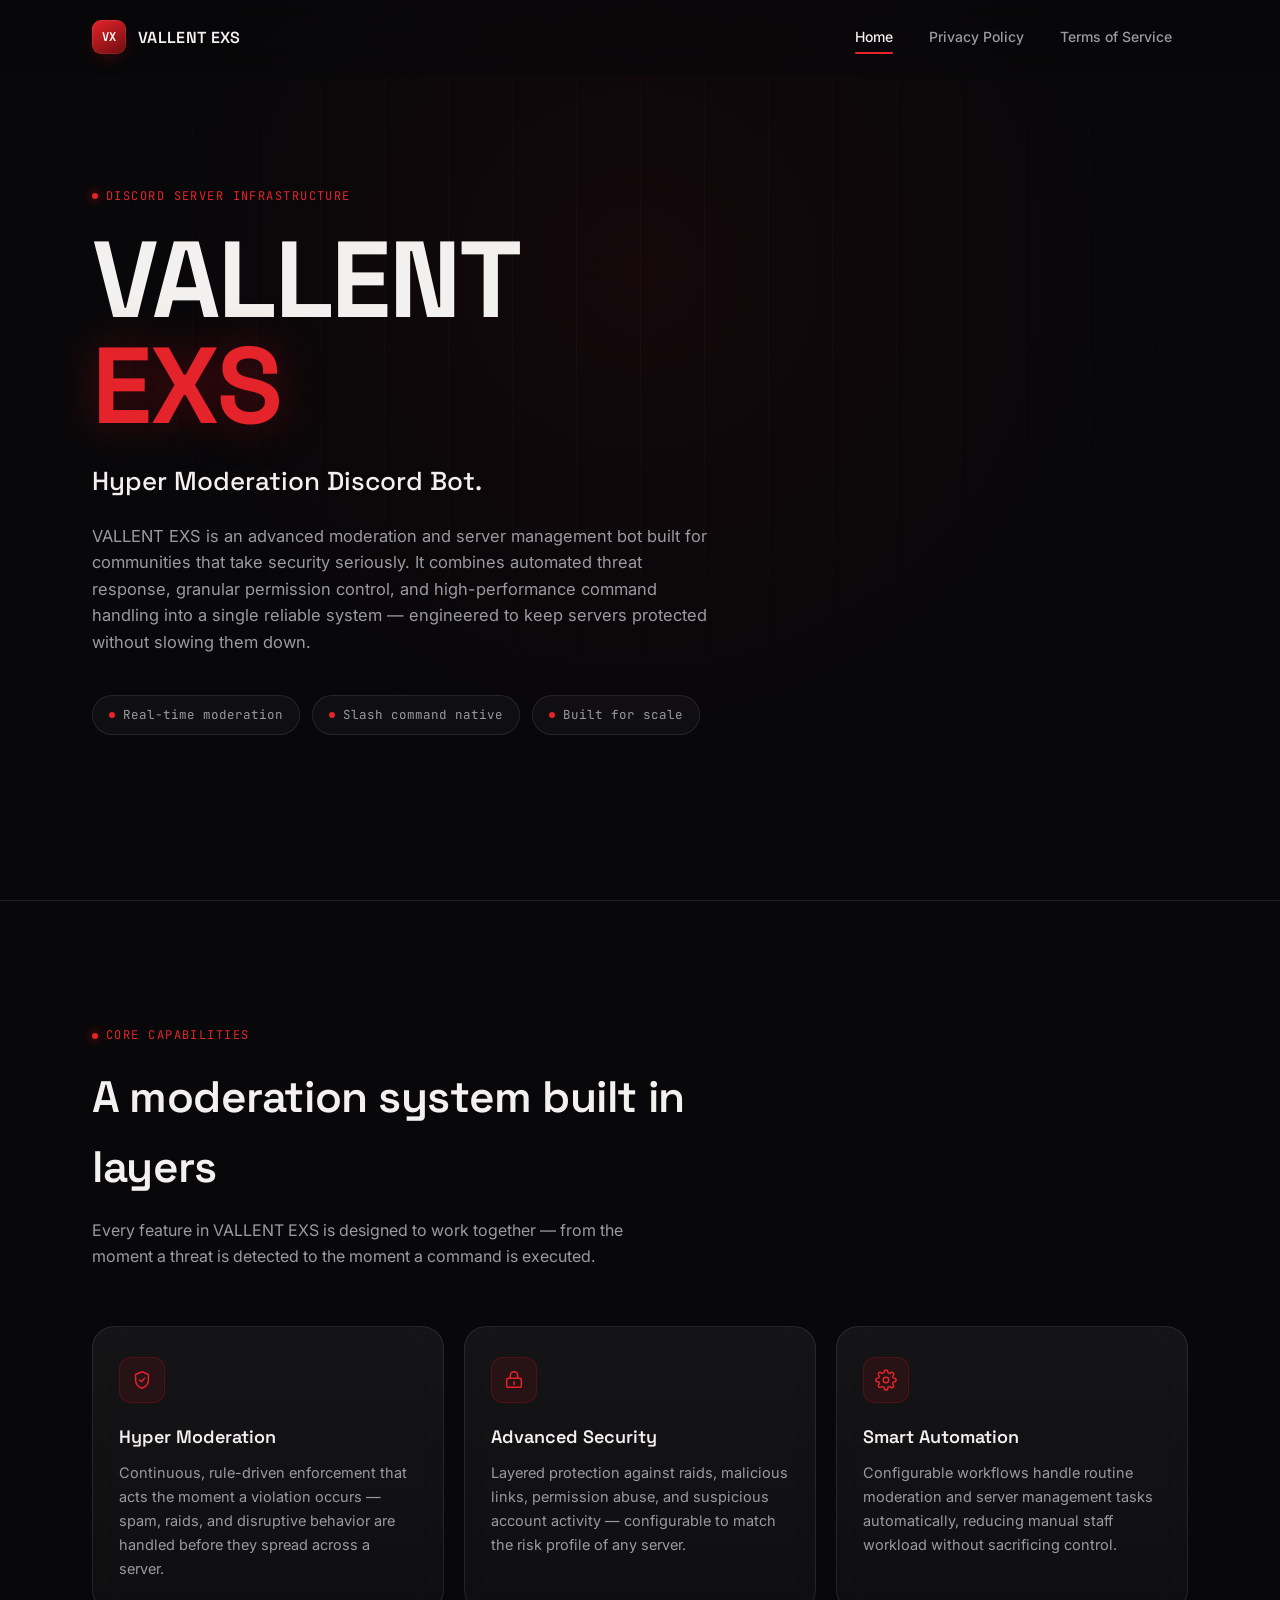
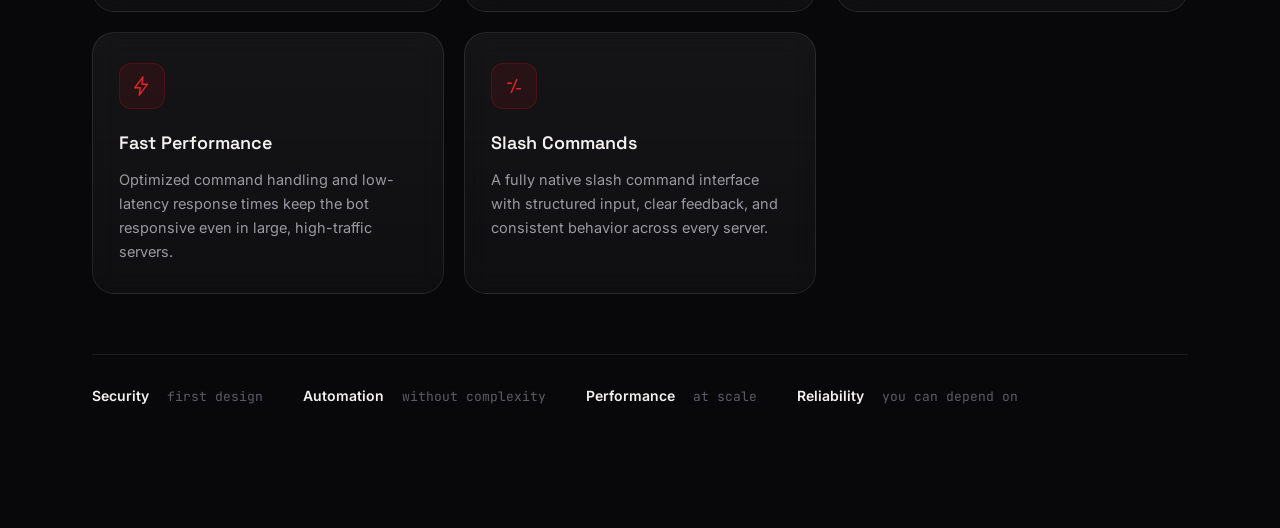
<file: index.html>
<!DOCTYPE html>
<html lang="en">
<head>
  <meta charset="UTF-8" />
  <meta name="viewport" content="width=device-width, initial-scale=1.0" />
  <title>VALLENT EXS — Hyper Moderation Discord Bot</title>
  <meta name="description" content="VALLENT EXS is an advanced Discord moderation and server management bot focused on security, automation, performance, and reliability." />
  <link rel="icon" href="data:image/svg+xml,<svg xmlns=%22http://www.w3.org/2000/svg%22 viewBox=%220 0 100 100%22><rect width=%22100%22 height=%22100%22 rx=%2222%22 fill=%22%23B31217%22/><text x=%2250%22 y=%2266%22 font-size=%2244%22 font-family=%22monospace%22 fill=%22%23fff%22 text-anchor=%22middle%22>VX</text></svg>" />
  <link rel="preconnect" href="https://fonts.googleapis.com" />
  <link rel="preconnect" href="https://fonts.gstatic.com" crossorigin />
  <link href="https://fonts.googleapis.com/css2?family=Space+Grotesk:wght@500;600;700&family=Inter:wght@400;500;600&family=JetBrains+Mono:wght@400;500&display=swap" rel="stylesheet" />
  <link rel="stylesheet" href="style.css" />
</head>
<body>

  <nav class="navbar" id="navbar">
    <div class="nav-container">
      <a href="index.html" class="nav-logo">
        <span class="logo-mark">VX</span>
        <span class="logo-text">VALLENT EXS</span>
      </a>
      <button class="nav-toggle" id="navToggle" aria-label="Toggle navigation menu" aria-expanded="false">
        <span></span><span></span><span></span>
      </button>
      <div class="nav-links" id="navLinks">
        <a href="index.html" class="nav-link active">Home</a>
        <a href="privacy.html" class="nav-link">Privacy Policy</a>
        <a href="terms.html" class="nav-link">Terms of Service</a>
      </div>
    </div>
  </nav>

  <main>
    <section class="hero">
      <div class="hero-bg" aria-hidden="true">
        <div class="hex-grid"></div>
        <div class="scan-line"></div>
      </div>
      <div class="hero-content">
        <p class="eyebrow">Discord Server Infrastructure</p>
        <h1 class="hero-title">VALLENT<br /><span class="accent-text">EXS</span></h1>
        <p class="hero-subtitle">Hyper Moderation Discord Bot.</p>
        <p class="hero-description">
          VALLENT EXS is an advanced moderation and server management bot built for
          communities that take security seriously. It combines automated threat
          response, granular permission control, and high-performance command
          handling into a single reliable system — engineered to keep servers
          protected without slowing them down.
        </p>
        <div class="hero-meta">
          <span class="meta-pill"><span class="dot"></span>Real-time moderation</span>
          <span class="meta-pill"><span class="dot"></span>Slash command native</span>
          <span class="meta-pill"><span class="dot"></span>Built for scale</span>
        </div>
      </div>
    </section>

    <section class="section" id="features">
      <div class="wrap">
        <div class="section-head reveal">
          <p class="eyebrow">Core Capabilities</p>
          <h2 class="section-title">A moderation system built in layers</h2>
          <p class="section-lede">
            Every feature in VALLENT EXS is designed to work together — from the
            moment a threat is detected to the moment a command is executed.
          </p>
        </div>

        <div class="feature-grid">

          <article class="feature-card">
            <div class="feature-icon">
              <svg viewBox="0 0 24 24" fill="none" stroke="currentColor" stroke-width="1.6" stroke-linecap="round" stroke-linejoin="round">
                <path d="M12 3l7 3v6c0 4.5-3 7.5-7 9-4-1.5-7-4.5-7-9V6l7-3z"></path>
                <path d="M9.5 12l1.8 1.8L14.8 10"></path>
              </svg>
            </div>
            <h3 class="feature-title">Hyper Moderation</h3>
            <p class="feature-desc">
              Continuous, rule-driven enforcement that acts the moment a violation
              occurs — spam, raids, and disruptive behavior are handled before
              they spread across a server.
            </p>
          </article>

          <article class="feature-card">
            <div class="feature-icon">
              <svg viewBox="0 0 24 24" fill="none" stroke="currentColor" stroke-width="1.6" stroke-linecap="round" stroke-linejoin="round">
                <rect x="4" y="10" width="16" height="10" rx="2"></rect>
                <path d="M8 10V7a4 4 0 0 1 8 0v3"></path>
                <path d="M12 14v3"></path>
              </svg>
            </div>
            <h3 class="feature-title">Advanced Security</h3>
            <p class="feature-desc">
              Layered protection against raids, malicious links, permission abuse,
              and suspicious account activity — configurable to match the risk
              profile of any server.
            </p>
          </article>

          <article class="feature-card">
            <div class="feature-icon">
              <svg viewBox="0 0 24 24" fill="none" stroke="currentColor" stroke-width="1.6" stroke-linecap="round" stroke-linejoin="round">
                <circle cx="12" cy="12" r="3"></circle>
                <path d="M19.4 15a1.7 1.7 0 0 0 .34 1.87l.06.06a2 2 0 1 1-2.83 2.83l-.06-.06a1.7 1.7 0 0 0-1.87-.34 1.7 1.7 0 0 0-1.04 1.56V21a2 2 0 1 1-4 0v-.09a1.7 1.7 0 0 0-1.04-1.56 1.7 1.7 0 0 0-1.87.34l-.06.06a2 2 0 1 1-2.83-2.83l.06-.06a1.7 1.7 0 0 0 .34-1.87 1.7 1.7 0 0 0-1.56-1.04H3a2 2 0 1 1 0-4h.09a1.7 1.7 0 0 0 1.56-1.04 1.7 1.7 0 0 0-.34-1.87l-.06-.06a2 2 0 1 1 2.83-2.83l.06.06a1.7 1.7 0 0 0 1.87.34H9a1.7 1.7 0 0 0 1.04-1.56V3a2 2 0 1 1 4 0v.09a1.7 1.7 0 0 0 1.04 1.56 1.7 1.7 0 0 0 1.87-.34l.06-.06a2 2 0 1 1 2.83 2.83l-.06.06a1.7 1.7 0 0 0-.34 1.87V9a1.7 1.7 0 0 0 1.56 1.04H21a2 2 0 1 1 0 4h-.09a1.7 1.7 0 0 0-1.56 1.04z"></path>
              </svg>
            </div>
            <h3 class="feature-title">Smart Automation</h3>
            <p class="feature-desc">
              Configurable workflows handle routine moderation and server
              management tasks automatically, reducing manual staff workload
              without sacrificing control.
            </p>
          </article>

          <article class="feature-card">
            <div class="feature-icon">
              <svg viewBox="0 0 24 24" fill="none" stroke="currentColor" stroke-width="1.6" stroke-linecap="round" stroke-linejoin="round">
                <path d="M13 2 4 14h6l-1 8 9-12h-6l1-8z"></path>
              </svg>
            </div>
            <h3 class="feature-title">Fast Performance</h3>
            <p class="feature-desc">
              Optimized command handling and low-latency response times keep
              the bot responsive even in large, high-traffic servers.
            </p>
          </article>

          <article class="feature-card">
            <div class="feature-icon">
              <svg viewBox="0 0 24 24" fill="none" stroke="currentColor" stroke-width="1.6" stroke-linecap="round" stroke-linejoin="round">
                <path d="M15 5 9 19"></path>
                <path d="M5 9h4"></path>
                <path d="M15 15h4"></path>
              </svg>
            </div>
            <h3 class="feature-title">Slash Commands</h3>
            <p class="feature-desc">
              A fully native slash command interface with structured input,
              clear feedback, and consistent behavior across every server.
            </p>
          </article>

        </div>

        <div class="pillar-strip reveal">
          <div class="pillar-item"><strong>Security</strong>&nbsp;first design</div>
          <div class="pillar-item"><strong>Automation</strong>&nbsp;without complexity</div>
          <div class="pillar-item"><strong>Performance</strong>&nbsp;at scale</div>
          <div class="pillar-item"><strong>Reliability</strong>&nbsp;you can depend on</div>
        </div>
      </div>
    </section>
  </main>

  <script src="script.js"></script>
</body>
</html>
</file>
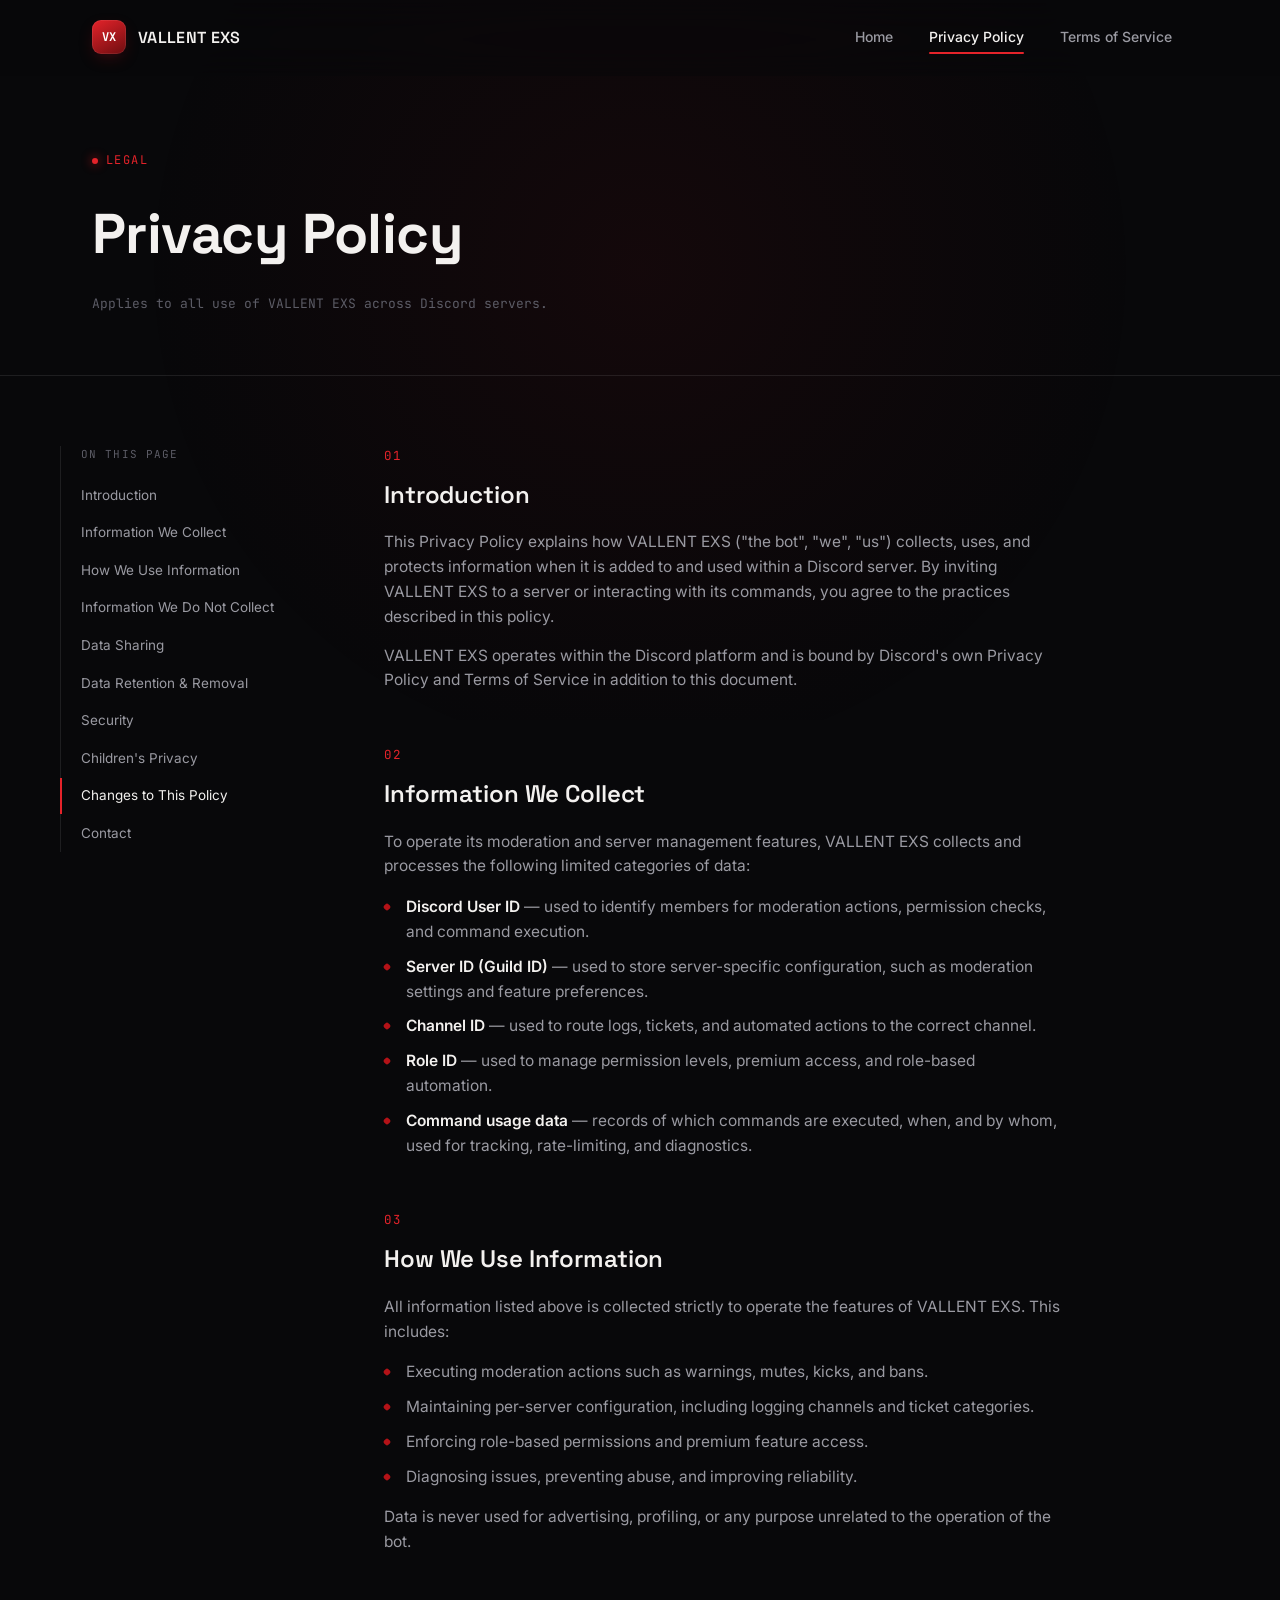
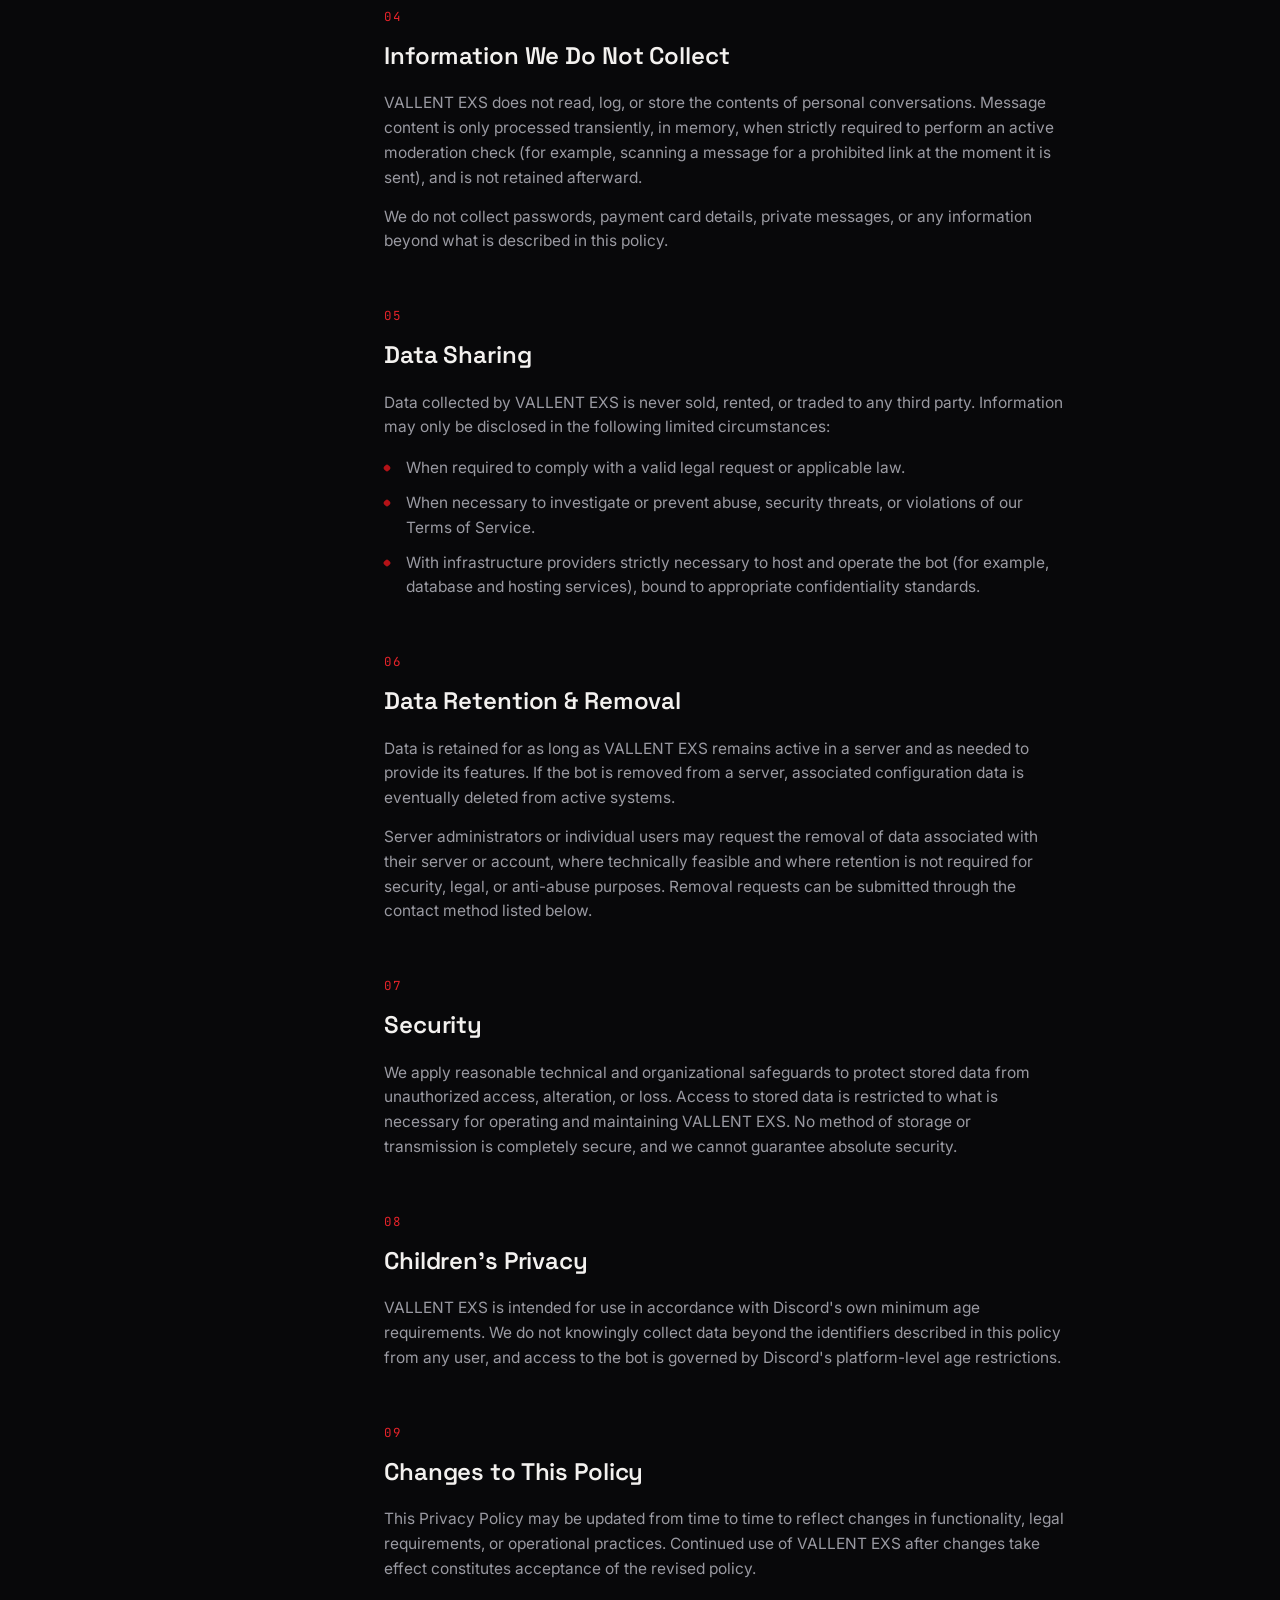
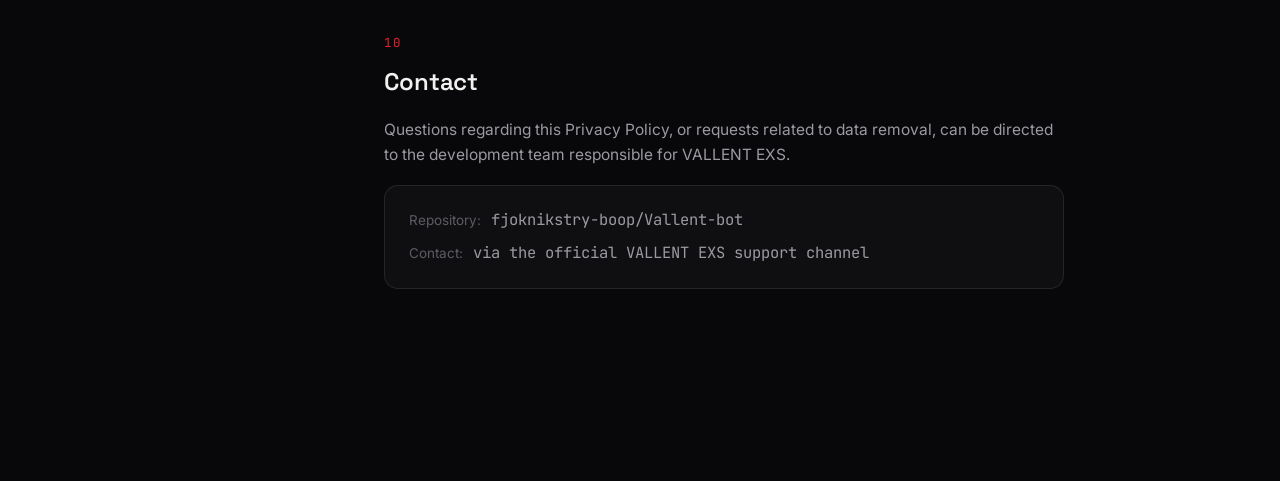
<file: privacy.html>
<!DOCTYPE html>
<html lang="en">
<head>
  <meta charset="UTF-8" />
  <meta name="viewport" content="width=device-width, initial-scale=1.0" />
  <title>Privacy Policy — VALLENT EXS</title>
  <meta name="description" content="Privacy Policy for VALLENT EXS, a Discord moderation and server management bot." />
  <link rel="icon" href="data:image/svg+xml,<svg xmlns=%22http://www.w3.org/2000/svg%22 viewBox=%220 0 100 100%22><rect width=%22100%22 height=%22100%22 rx=%2222%22 fill=%22%23B31217%22/><text x=%2250%22 y=%2266%22 font-size=%2244%22 font-family=%22monospace%22 fill=%22%23fff%22 text-anchor=%22middle%22>VX</text></svg>" />
  <link rel="preconnect" href="https://fonts.googleapis.com" />
  <link rel="preconnect" href="https://fonts.gstatic.com" crossorigin />
  <link href="https://fonts.googleapis.com/css2?family=Space+Grotesk:wght@500;600;700&family=Inter:wght@400;500;600&family=JetBrains+Mono:wght@400;500&display=swap" rel="stylesheet" />
  <link rel="stylesheet" href="style.css" />
</head>
<body>

  <nav class="navbar" id="navbar">
    <div class="nav-container">
      <a href="index.html" class="nav-logo">
        <span class="logo-mark">VX</span>
        <span class="logo-text">VALLENT EXS</span>
      </a>
      <button class="nav-toggle" id="navToggle" aria-label="Toggle navigation menu" aria-expanded="false">
        <span></span><span></span><span></span>
      </button>
      <div class="nav-links" id="navLinks">
        <a href="index.html" class="nav-link">Home</a>
        <a href="privacy.html" class="nav-link active">Privacy Policy</a>
        <a href="terms.html" class="nav-link">Terms of Service</a>
      </div>
    </div>
  </nav>

  <main>
    <section class="legal-hero">
      <div class="wrap">
        <p class="eyebrow">Legal</p>
        <h1 class="legal-title">Privacy Policy</h1>
        <p class="legal-updated">Applies to all use of VALLENT EXS across Discord servers.</p>
      </div>
    </section>

    <section class="legal-body wrap">
      <aside class="legal-toc" id="legalToc">
        <span class="legal-toc-label">On this page</span>
        <a href="#introduction">Introduction</a>
        <a href="#information-we-collect">Information We Collect</a>
        <a href="#how-we-use">How We Use Information</a>
        <a href="#not-collected">Information We Do Not Collect</a>
        <a href="#sharing">Data Sharing</a>
        <a href="#retention">Data Retention &amp; Removal</a>
        <a href="#security">Security</a>
        <a href="#children">Children's Privacy</a>
        <a href="#changes">Changes to This Policy</a>
        <a href="#contact">Contact</a>
      </aside>

      <div class="legal-content">

        <article class="legal-section reveal" id="introduction">
          <span class="legal-section-number">01</span>
          <h2>Introduction</h2>
          <p>
            This Privacy Policy explains how VALLENT EXS ("the bot", "we", "us")
            collects, uses, and protects information when it is added to and
            used within a Discord server. By inviting VALLENT EXS to a server or
            interacting with its commands, you agree to the practices described
            in this policy.
          </p>
          <p>
            VALLENT EXS operates within the Discord platform and is bound by
            Discord's own Privacy Policy and Terms of Service in addition to
            this document.
          </p>
        </article>

        <article class="legal-section reveal" id="information-we-collect">
          <span class="legal-section-number">02</span>
          <h2>Information We Collect</h2>
          <p>
            To operate its moderation and server management features, VALLENT
            EXS collects and processes the following limited categories of
            data:
          </p>
          <ul>
            <li><strong>Discord User ID</strong> — used to identify members for moderation actions, permission checks, and command execution.</li>
            <li><strong>Server ID (Guild ID)</strong> — used to store server-specific configuration, such as moderation settings and feature preferences.</li>
            <li><strong>Channel ID</strong> — used to route logs, tickets, and automated actions to the correct channel.</li>
            <li><strong>Role ID</strong> — used to manage permission levels, premium access, and role-based automation.</li>
            <li><strong>Command usage data</strong> — records of which commands are executed, when, and by whom, used for tracking, rate-limiting, and diagnostics.</li>
          </ul>
        </article>

        <article class="legal-section reveal" id="how-we-use">
          <span class="legal-section-number">03</span>
          <h2>How We Use Information</h2>
          <p>
            All information listed above is collected strictly to operate the
            features of VALLENT EXS. This includes:
          </p>
          <ul>
            <li>Executing moderation actions such as warnings, mutes, kicks, and bans.</li>
            <li>Maintaining per-server configuration, including logging channels and ticket categories.</li>
            <li>Enforcing role-based permissions and premium feature access.</li>
            <li>Diagnosing issues, preventing abuse, and improving reliability.</li>
          </ul>
          <p>
            Data is never used for advertising, profiling, or any purpose
            unrelated to the operation of the bot.
          </p>
        </article>

        <article class="legal-section reveal" id="not-collected">
          <span class="legal-section-number">04</span>
          <h2>Information We Do Not Collect</h2>
          <p>
            VALLENT EXS does not read, log, or store the contents of personal
            conversations. Message content is only processed transiently, in
            memory, when strictly required to perform an active moderation
            check (for example, scanning a message for a prohibited link at
            the moment it is sent), and is not retained afterward.
          </p>
          <p>
            We do not collect passwords, payment card details, private
            messages, or any information beyond what is described in this
            policy.
          </p>
        </article>

        <article class="legal-section reveal" id="sharing">
          <span class="legal-section-number">05</span>
          <h2>Data Sharing</h2>
          <p>
            Data collected by VALLENT EXS is never sold, rented, or traded to
            any third party. Information may only be disclosed in the
            following limited circumstances:
          </p>
          <ul>
            <li>When required to comply with a valid legal request or applicable law.</li>
            <li>When necessary to investigate or prevent abuse, security threats, or violations of our Terms of Service.</li>
            <li>With infrastructure providers strictly necessary to host and operate the bot (for example, database and hosting services), bound to appropriate confidentiality standards.</li>
          </ul>
        </article>

        <article class="legal-section reveal" id="retention">
          <span class="legal-section-number">06</span>
          <h2>Data Retention &amp; Removal</h2>
          <p>
            Data is retained for as long as VALLENT EXS remains active in a
            server and as needed to provide its features. If the bot is
            removed from a server, associated configuration data is
            eventually deleted from active systems.
          </p>
          <p>
            Server administrators or individual users may request the removal
            of data associated with their server or account, where
            technically feasible and where retention is not required for
            security, legal, or anti-abuse purposes. Removal requests can be
            submitted through the contact method listed below.
          </p>
        </article>

        <article class="legal-section reveal" id="security">
          <span class="legal-section-number">07</span>
          <h2>Security</h2>
          <p>
            We apply reasonable technical and organizational safeguards to
            protect stored data from unauthorized access, alteration, or
            loss. Access to stored data is restricted to what is necessary
            for operating and maintaining VALLENT EXS. No method of storage
            or transmission is completely secure, and we cannot guarantee
            absolute security.
          </p>
        </article>

        <article class="legal-section reveal" id="children">
          <span class="legal-section-number">08</span>
          <h2>Children's Privacy</h2>
          <p>
            VALLENT EXS is intended for use in accordance with Discord's own
            minimum age requirements. We do not knowingly collect data
            beyond the identifiers described in this policy from any user,
            and access to the bot is governed by Discord's platform-level
            age restrictions.
          </p>
        </article>

        <article class="legal-section reveal" id="changes">
          <span class="legal-section-number">09</span>
          <h2>Changes to This Policy</h2>
          <p>
            This Privacy Policy may be updated from time to time to reflect
            changes in functionality, legal requirements, or operational
            practices. Continued use of VALLENT EXS after changes take effect
            constitutes acceptance of the revised policy.
          </p>
        </article>

        <article class="legal-section reveal" id="contact">
          <span class="legal-section-number">10</span>
          <h2>Contact</h2>
          <p>
            Questions regarding this Privacy Policy, or requests related to
            data removal, can be directed to the development team responsible
            for VALLENT EXS.
          </p>
          <div class="legal-card">
            <p class="contact-line">
              <span class="label">Repository:</span> fjoknikstry-boop/Vallent-bot
            </p>
            <p class="contact-line">
              <span class="label">Contact:</span> via the official VALLENT EXS support channel
            </p>
          </div>
        </article>

      </div>
    </section>
  </main>

  <script src="script.js"></script>
</body>
</html>
</file>
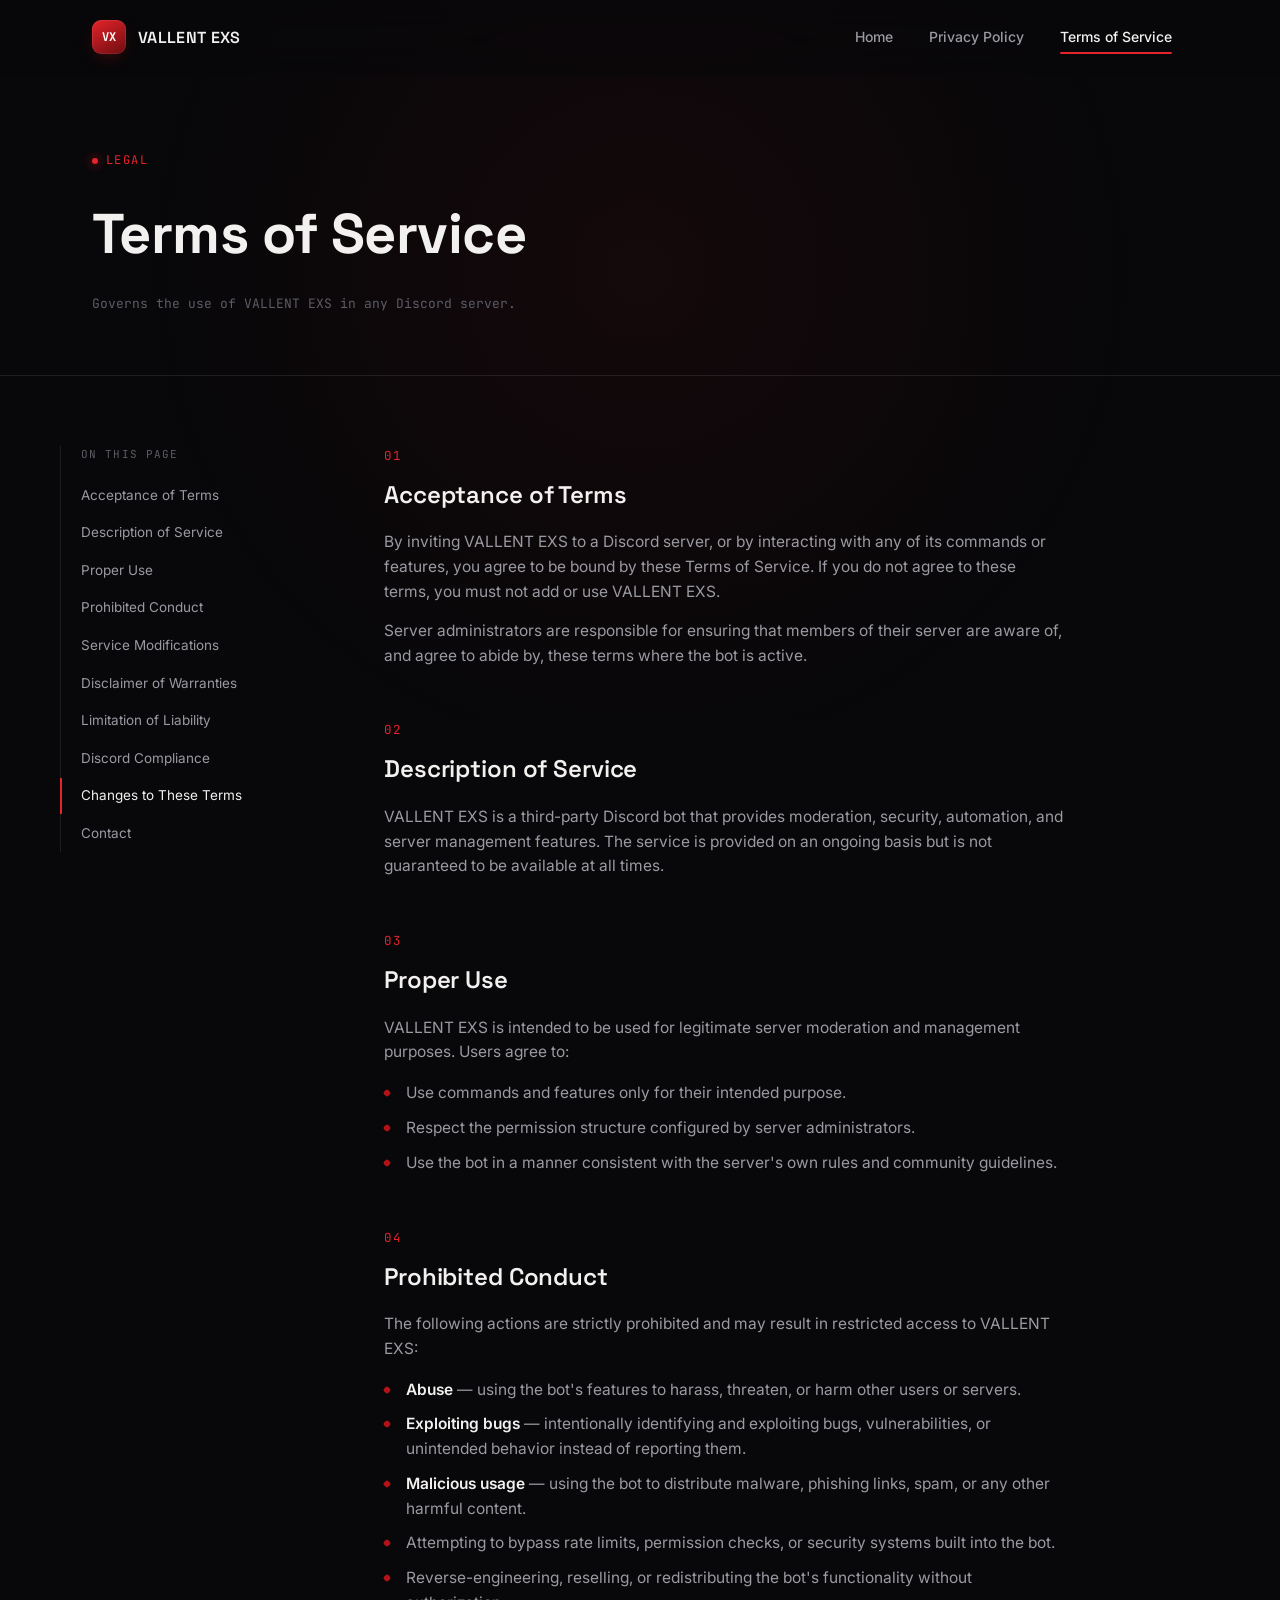
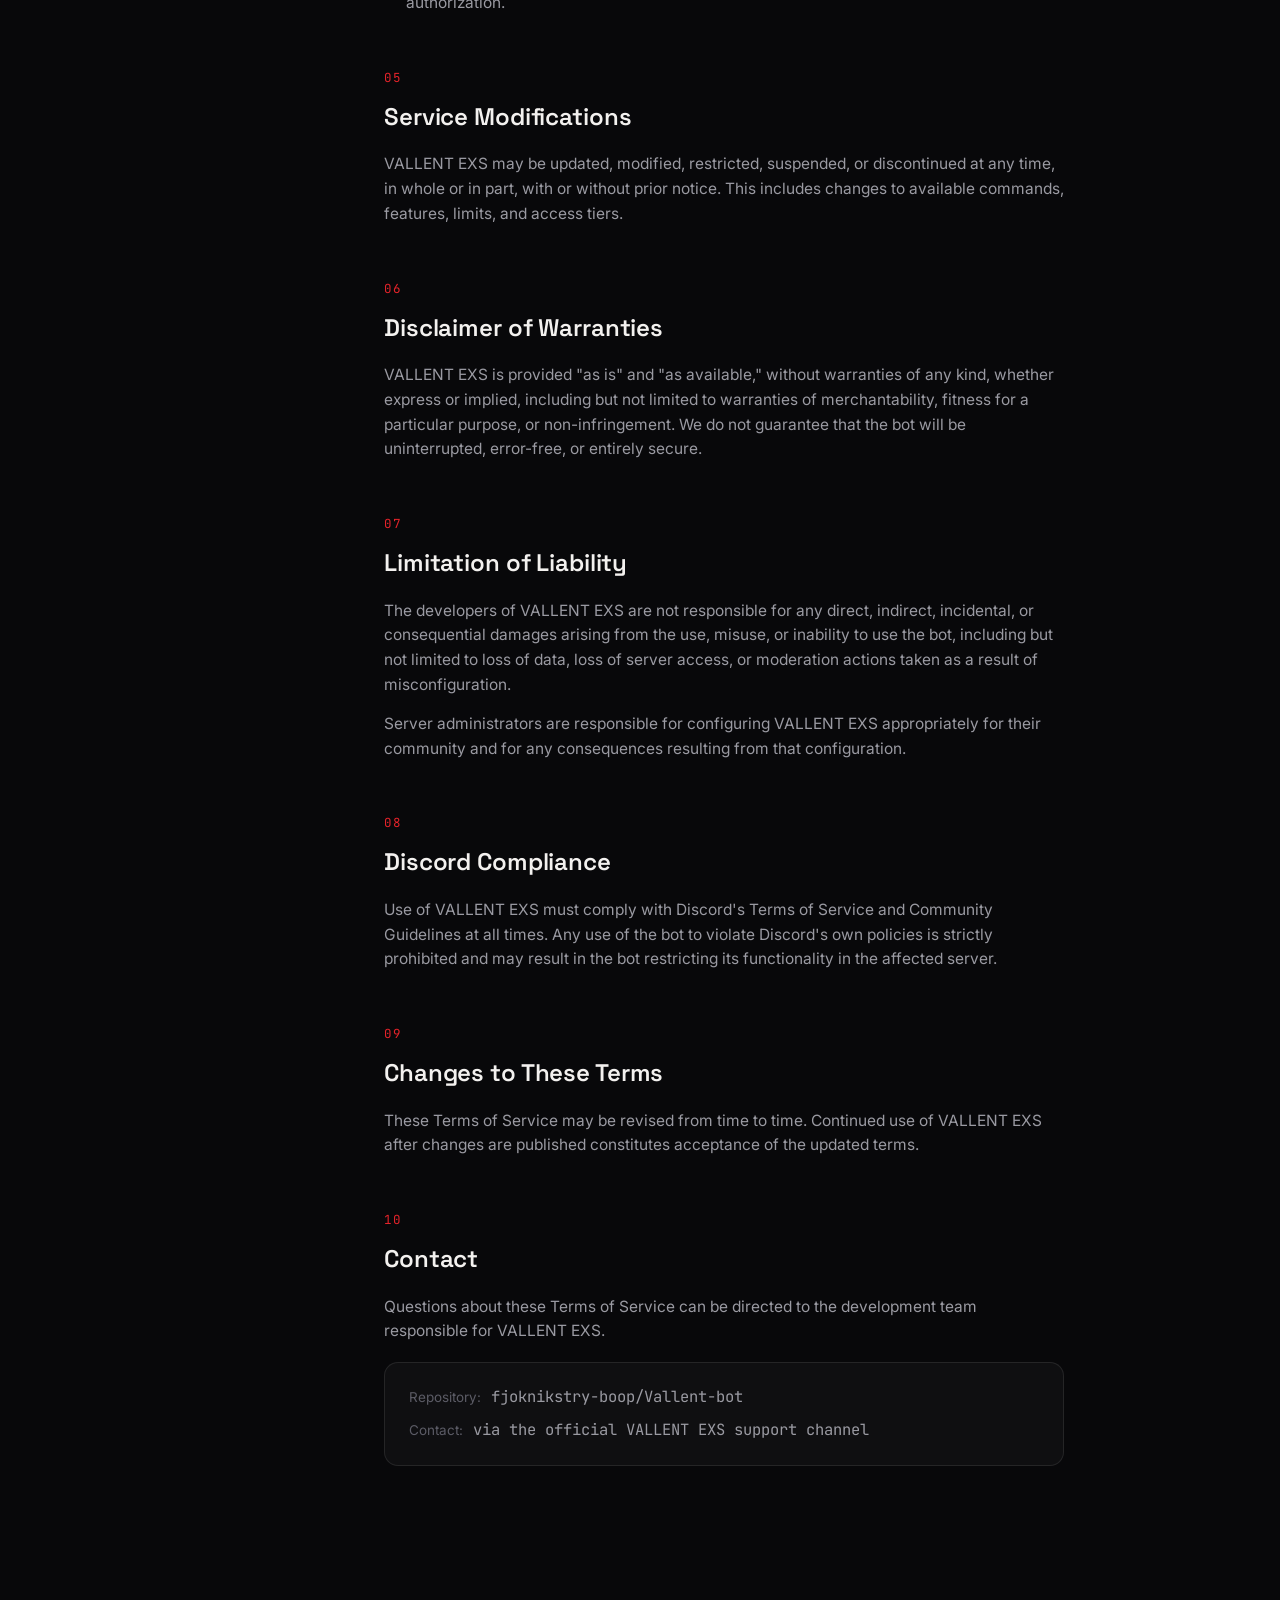
<file: terms.html>
<!DOCTYPE html>
<html lang="en">
<head>
  <meta charset="UTF-8" />
  <meta name="viewport" content="width=device-width, initial-scale=1.0" />
  <title>Terms of Service — VALLENT EXS</title>
  <meta name="description" content="Terms of Service for VALLENT EXS, a Discord moderation and server management bot." />
  <link rel="icon" href="data:image/svg+xml,<svg xmlns=%22http://www.w3.org/2000/svg%22 viewBox=%220 0 100 100%22><rect width=%22100%22 height=%22100%22 rx=%2222%22 fill=%22%23B31217%22/><text x=%2250%22 y=%2266%22 font-size=%2244%22 font-family=%22monospace%22 fill=%22%23fff%22 text-anchor=%22middle%22>VX</text></svg>" />
  <link rel="preconnect" href="https://fonts.googleapis.com" />
  <link rel="preconnect" href="https://fonts.gstatic.com" crossorigin />
  <link href="https://fonts.googleapis.com/css2?family=Space+Grotesk:wght@500;600;700&family=Inter:wght@400;500;600&family=JetBrains+Mono:wght@400;500&display=swap" rel="stylesheet" />
  <link rel="stylesheet" href="style.css" />
</head>
<body>

  <nav class="navbar" id="navbar">
    <div class="nav-container">
      <a href="index.html" class="nav-logo">
        <span class="logo-mark">VX</span>
        <span class="logo-text">VALLENT EXS</span>
      </a>
      <button class="nav-toggle" id="navToggle" aria-label="Toggle navigation menu" aria-expanded="false">
        <span></span><span></span><span></span>
      </button>
      <div class="nav-links" id="navLinks">
        <a href="index.html" class="nav-link">Home</a>
        <a href="privacy.html" class="nav-link">Privacy Policy</a>
        <a href="terms.html" class="nav-link active">Terms of Service</a>
      </div>
    </div>
  </nav>

  <main>
    <section class="legal-hero">
      <div class="wrap">
        <p class="eyebrow">Legal</p>
        <h1 class="legal-title">Terms of Service</h1>
        <p class="legal-updated">Governs the use of VALLENT EXS in any Discord server.</p>
      </div>
    </section>

    <section class="legal-body wrap">
      <aside class="legal-toc" id="legalToc">
        <span class="legal-toc-label">On this page</span>
        <a href="#acceptance">Acceptance of Terms</a>
        <a href="#description">Description of Service</a>
        <a href="#proper-use">Proper Use</a>
        <a href="#prohibited">Prohibited Conduct</a>
        <a href="#modifications">Service Modifications</a>
        <a href="#warranties">Disclaimer of Warranties</a>
        <a href="#liability">Limitation of Liability</a>
        <a href="#discord-compliance">Discord Compliance</a>
        <a href="#changes">Changes to These Terms</a>
        <a href="#contact">Contact</a>
      </aside>

      <div class="legal-content">

        <article class="legal-section reveal" id="acceptance">
          <span class="legal-section-number">01</span>
          <h2>Acceptance of Terms</h2>
          <p>
            By inviting VALLENT EXS to a Discord server, or by interacting
            with any of its commands or features, you agree to be bound by
            these Terms of Service. If you do not agree to these terms, you
            must not add or use VALLENT EXS.
          </p>
          <p>
            Server administrators are responsible for ensuring that members
            of their server are aware of, and agree to abide by, these terms
            where the bot is active.
          </p>
        </article>

        <article class="legal-section reveal" id="description">
          <span class="legal-section-number">02</span>
          <h2>Description of Service</h2>
          <p>
            VALLENT EXS is a third-party Discord bot that provides
            moderation, security, automation, and server management
            features. The service is provided on an ongoing basis but is not
            guaranteed to be available at all times.
          </p>
        </article>

        <article class="legal-section reveal" id="proper-use">
          <span class="legal-section-number">03</span>
          <h2>Proper Use</h2>
          <p>
            VALLENT EXS is intended to be used for legitimate server
            moderation and management purposes. Users agree to:
          </p>
          <ul>
            <li>Use commands and features only for their intended purpose.</li>
            <li>Respect the permission structure configured by server administrators.</li>
            <li>Use the bot in a manner consistent with the server's own rules and community guidelines.</li>
          </ul>
        </article>

        <article class="legal-section reveal" id="prohibited">
          <span class="legal-section-number">04</span>
          <h2>Prohibited Conduct</h2>
          <p>The following actions are strictly prohibited and may result in restricted access to VALLENT EXS:</p>
          <ul>
            <li><strong>Abuse</strong> — using the bot's features to harass, threaten, or harm other users or servers.</li>
            <li><strong>Exploiting bugs</strong> — intentionally identifying and exploiting bugs, vulnerabilities, or unintended behavior instead of reporting them.</li>
            <li><strong>Malicious usage</strong> — using the bot to distribute malware, phishing links, spam, or any other harmful content.</li>
            <li>Attempting to bypass rate limits, permission checks, or security systems built into the bot.</li>
            <li>Reverse-engineering, reselling, or redistributing the bot's functionality without authorization.</li>
          </ul>
        </article>

        <article class="legal-section reveal" id="modifications">
          <span class="legal-section-number">05</span>
          <h2>Service Modifications</h2>
          <p>
            VALLENT EXS may be updated, modified, restricted, suspended, or
            discontinued at any time, in whole or in part, with or without
            prior notice. This includes changes to available commands,
            features, limits, and access tiers.
          </p>
        </article>

        <article class="legal-section reveal" id="warranties">
          <span class="legal-section-number">06</span>
          <h2>Disclaimer of Warranties</h2>
          <p>
            VALLENT EXS is provided "as is" and "as available," without
            warranties of any kind, whether express or implied, including
            but not limited to warranties of merchantability, fitness for a
            particular purpose, or non-infringement. We do not guarantee
            that the bot will be uninterrupted, error-free, or entirely
            secure.
          </p>
        </article>

        <article class="legal-section reveal" id="liability">
          <span class="legal-section-number">07</span>
          <h2>Limitation of Liability</h2>
          <p>
            The developers of VALLENT EXS are not responsible for any direct,
            indirect, incidental, or consequential damages arising from the
            use, misuse, or inability to use the bot, including but not
            limited to loss of data, loss of server access, or moderation
            actions taken as a result of misconfiguration.
          </p>
          <p>
            Server administrators are responsible for configuring VALLENT EXS
            appropriately for their community and for any consequences
            resulting from that configuration.
          </p>
        </article>

        <article class="legal-section reveal" id="discord-compliance">
          <span class="legal-section-number">08</span>
          <h2>Discord Compliance</h2>
          <p>
            Use of VALLENT EXS must comply with Discord's Terms of Service
            and Community Guidelines at all times. Any use of the bot to
            violate Discord's own policies is strictly prohibited and may
            result in the bot restricting its functionality in the affected
            server.
          </p>
        </article>

        <article class="legal-section reveal" id="changes">
          <span class="legal-section-number">09</span>
          <h2>Changes to These Terms</h2>
          <p>
            These Terms of Service may be revised from time to time.
            Continued use of VALLENT EXS after changes are published
            constitutes acceptance of the updated terms.
          </p>
        </article>

        <article class="legal-section reveal" id="contact">
          <span class="legal-section-number">10</span>
          <h2>Contact</h2>
          <p>
            Questions about these Terms of Service can be directed to the
            development team responsible for VALLENT EXS.
          </p>
          <div class="legal-card">
            <p class="contact-line">
              <span class="label">Repository:</span> fjoknikstry-boop/Vallent-bot
            </p>
            <p class="contact-line">
              <span class="label">Contact:</span> via the official VALLENT EXS support channel
            </p>
          </div>
        </article>

      </div>
    </section>
  </main>

  <script src="script.js"></script>
</body>
</html>
</file>
<file: style.css>
/* ==========================================================================
   VALLENT EXS — Documentation Site
   Design tokens
   ========================================================================== */

:root {
  --bg: #08080a;
  --bg-raised: #0e0e12;
  --bg-glass: rgba(255, 255, 255, 0.03);
  --bg-glass-strong: rgba(255, 255, 255, 0.055);
  --border: rgba(255, 255, 255, 0.09);
  --border-strong: rgba(255, 255, 255, 0.16);

  --accent: #b31217;
  --accent-bright: #e5232a;
  --accent-dim: #6e0d10;
  --accent-glow: rgba(179, 18, 23, 0.45);

  --text: #f3f1ef;
  --text-muted: #9a9aa2;
  --text-faint: #5c5c66;

  --font-display: "Space Grotesk", "Segoe UI", sans-serif;
  --font-body: "Inter", "Segoe UI", sans-serif;
  --font-mono: "JetBrains Mono", "Consolas", monospace;

  --radius-sm: 8px;
  --radius-md: 14px;
  --radius-lg: 22px;

  --ease: cubic-bezier(0.16, 1, 0.3, 1);
  --nav-height: 76px;
}

/* ==========================================================================
   Reset
   ========================================================================== */

*,
*::before,
*::after {
  box-sizing: border-box;
  margin: 0;
  padding: 0;
}

html {
  scroll-behavior: smooth;
}

@media (prefers-reduced-motion: reduce) {
  html {
    scroll-behavior: auto;
  }
  *,
  *::before,
  *::after {
    animation-duration: 0.001ms !important;
    animation-iteration-count: 1 !important;
    transition-duration: 0.001ms !important;
    scroll-behavior: auto !important;
  }
}

body {
  background: var(--bg);
  color: var(--text);
  font-family: var(--font-body);
  line-height: 1.6;
  -webkit-font-smoothing: antialiased;
  overflow-x: hidden;
}

img,
svg {
  display: block;
  max-width: 100%;
}

a {
  color: inherit;
  text-decoration: none;
}

ul {
  list-style: none;
}

::selection {
  background: var(--accent);
  color: #fff;
}

/* Focus visibility */
a:focus-visible,
button:focus-visible {
  outline: 2px solid var(--accent-bright);
  outline-offset: 3px;
  border-radius: 4px;
}

/* ==========================================================================
   Ambient page backdrop
   ========================================================================== */

body::before {
  content: "";
  position: fixed;
  inset: 0;
  z-index: -2;
  background: var(--bg);
}

body::after {
  content: "";
  position: fixed;
  top: -20%;
  left: 50%;
  width: 1400px;
  height: 900px;
  transform: translateX(-50%);
  background: radial-gradient(circle, var(--accent-glow) 0%, transparent 60%);
  opacity: 0.16;
  z-index: -1;
  pointer-events: none;
}

/* ==========================================================================
   Navigation
   ========================================================================== */

.navbar {
  position: fixed;
  top: 0;
  left: 0;
  right: 0;
  z-index: 1000;
  height: var(--nav-height);
  display: flex;
  align-items: center;
  background: rgba(8, 8, 10, 0.55);
  backdrop-filter: blur(18px) saturate(140%);
  -webkit-backdrop-filter: blur(18px) saturate(140%);
  border-bottom: 1px solid transparent;
  transition: border-color 0.4s var(--ease), background 0.4s var(--ease);
}

.navbar.scrolled {
  border-bottom-color: var(--border);
  background: rgba(8, 8, 10, 0.82);
}

.nav-container {
  width: 100%;
  max-width: 1160px;
  margin: 0 auto;
  padding: 0 32px;
  display: flex;
  align-items: center;
  justify-content: space-between;
}

.nav-logo {
  display: flex;
  align-items: center;
  gap: 12px;
  font-family: var(--font-display);
  font-weight: 600;
  letter-spacing: 0.02em;
  font-size: 16px;
}

.logo-mark {
  display: inline-flex;
  align-items: center;
  justify-content: center;
  width: 34px;
  height: 34px;
  border-radius: 9px;
  background: linear-gradient(150deg, var(--accent-bright), var(--accent-dim));
  font-family: var(--font-mono);
  font-size: 12px;
  font-weight: 700;
  letter-spacing: 0.03em;
  color: #fff;
  box-shadow: 0 0 0 1px rgba(255, 255, 255, 0.08) inset, 0 6px 18px -6px var(--accent-glow);
}

.logo-text {
  color: var(--text);
}

.nav-links {
  display: flex;
  align-items: center;
  gap: 4px;
}

.nav-link {
  position: relative;
  font-size: 14px;
  font-weight: 500;
  color: var(--text-muted);
  padding: 8px 16px;
  border-radius: 999px;
  transition: color 0.25s var(--ease), background 0.25s var(--ease);
}

.nav-link:hover {
  color: var(--text);
  background: var(--bg-glass);
}

.nav-link.active {
  color: var(--text);
}

.nav-link.active::after {
  content: "";
  position: absolute;
  left: 16px;
  right: 16px;
  bottom: 3px;
  height: 2px;
  border-radius: 2px;
  background: var(--accent-bright);
}

.nav-toggle {
  display: none;
  flex-direction: column;
  justify-content: center;
  gap: 5px;
  width: 40px;
  height: 40px;
  background: transparent;
  border: 1px solid var(--border);
  border-radius: 10px;
  cursor: pointer;
}

.nav-toggle span {
  width: 18px;
  height: 1.5px;
  margin: 0 auto;
  background: var(--text);
  transition: transform 0.3s var(--ease), opacity 0.3s var(--ease);
}

.nav-toggle[aria-expanded="true"] span:nth-child(1) {
  transform: translateY(6.5px) rotate(45deg);
}
.nav-toggle[aria-expanded="true"] span:nth-child(2) {
  opacity: 0;
}
.nav-toggle[aria-expanded="true"] span:nth-child(3) {
  transform: translateY(-6.5px) rotate(-45deg);
}

/* ==========================================================================
   Layout helpers
   ========================================================================== */

.wrap {
  width: 100%;
  max-width: 1160px;
  margin: 0 auto;
  padding: 0 32px;
}

section {
  position: relative;
}

.eyebrow {
  display: inline-flex;
  align-items: center;
  gap: 8px;
  font-family: var(--font-mono);
  font-size: 12px;
  letter-spacing: 0.12em;
  text-transform: uppercase;
  color: var(--accent-bright);
}

.eyebrow::before {
  content: "";
  width: 6px;
  height: 6px;
  border-radius: 50%;
  background: var(--accent-bright);
  box-shadow: 0 0 10px 2px var(--accent-glow);
}

/* ==========================================================================
   Hero
   ========================================================================== */

.hero {
  min-height: 100vh;
  display: flex;
  align-items: center;
  padding: calc(var(--nav-height) + 40px) 0 100px;
  overflow: hidden;
}

.hero-bg {
  position: absolute;
  inset: 0;
  z-index: -1;
  overflow: hidden;
}

.hex-grid {
  position: absolute;
  inset: -10%;
  background-image:
    linear-gradient(30deg, rgba(179, 18, 23, 0.14) 1px, transparent 1px),
    linear-gradient(150deg, rgba(179, 18, 23, 0.14) 1px, transparent 1px),
    linear-gradient(90deg, rgba(255, 255, 255, 0.035) 1px, transparent 1px);
  background-size: 64px 110px, 64px 110px, 64px 110px;
  mask-image: radial-gradient(ellipse 70% 60% at 50% 35%, black 10%, transparent 75%);
  -webkit-mask-image: radial-gradient(ellipse 70% 60% at 50% 35%, black 10%, transparent 75%);
  opacity: 0.8;
  animation: driftGrid 40s linear infinite;
}

@keyframes driftGrid {
  from {
    transform: translate3d(0, 0, 0);
  }
  to {
    transform: translate3d(-64px, -110px, 0);
  }
}

.scan-line {
  position: absolute;
  left: 0;
  right: 0;
  height: 140px;
  top: -140px;
  background: linear-gradient(
    to bottom,
    transparent 0%,
    rgba(179, 18, 23, 0.16) 45%,
    rgba(229, 35, 42, 0.32) 50%,
    rgba(179, 18, 23, 0.16) 55%,
    transparent 100%
  );
  animation: scanSweep 7s ease-in-out infinite;
  filter: blur(1px);
}

@keyframes scanSweep {
  0% {
    top: -140px;
  }
  50% {
    top: 100%;
  }
  100% {
    top: -140px;
  }
}

.hero-content {
  position: relative;
  width: 100%;
  max-width: 1160px;
  margin: 0 auto;
  padding: 0 32px;
}

.hero-content .eyebrow {
  margin-bottom: 22px;
  opacity: 0;
  animation: rise 0.7s var(--ease) 0.05s forwards;
}

.hero-title {
  font-family: var(--font-display);
  font-weight: 700;
  font-size: clamp(48px, 9vw, 108px);
  line-height: 0.98;
  letter-spacing: -0.02em;
  color: var(--text);
  opacity: 0;
  animation: rise 0.8s var(--ease) 0.15s forwards;
}

.accent-text {
  color: var(--accent-bright);
  text-shadow: 0 0 46px var(--accent-glow);
}

.hero-subtitle {
  margin-top: 22px;
  font-family: var(--font-display);
  font-size: clamp(18px, 2.4vw, 26px);
  font-weight: 500;
  color: var(--text);
  opacity: 0;
  animation: rise 0.8s var(--ease) 0.28s forwards;
}

.hero-description {
  margin-top: 20px;
  max-width: 620px;
  font-size: 16.5px;
  color: var(--text-muted);
  opacity: 0;
  animation: rise 0.8s var(--ease) 0.4s forwards;
}

.hero-meta {
  margin-top: 40px;
  display: flex;
  flex-wrap: wrap;
  gap: 12px;
  opacity: 0;
  animation: rise 0.8s var(--ease) 0.52s forwards;
}

.meta-pill {
  display: inline-flex;
  align-items: center;
  gap: 8px;
  padding: 9px 16px;
  font-family: var(--font-mono);
  font-size: 12.5px;
  color: var(--text-muted);
  border: 1px solid var(--border);
  border-radius: 999px;
  background: var(--bg-glass);
}

.meta-pill span.dot {
  width: 6px;
  height: 6px;
  border-radius: 50%;
  background: var(--accent-bright);
}

@keyframes rise {
  from {
    opacity: 0;
    transform: translateY(16px);
  }
  to {
    opacity: 1;
    transform: translateY(0);
  }
}

/* ==========================================================================
   Section headers
   ========================================================================== */

.section {
  padding: 120px 0;
  border-top: 1px solid var(--border);
}

.section-head {
  max-width: 640px;
  margin-bottom: 56px;
}

.section-head .eyebrow {
  margin-bottom: 16px;
}

.section-title {
  font-family: var(--font-display);
  font-size: clamp(30px, 4vw, 44px);
  font-weight: 600;
  letter-spacing: -0.01em;
}

.section-lede {
  margin-top: 16px;
  color: var(--text-muted);
  font-size: 16px;
  max-width: 560px;
}

/* ==========================================================================
   Feature grid
   ========================================================================== */

.feature-grid {
  display: grid;
  grid-template-columns: repeat(3, 1fr);
  gap: 20px;
}

.feature-card {
  position: relative;
  padding: 30px 26px;
  border-radius: var(--radius-lg);
  border: 1px solid var(--border);
  background: linear-gradient(180deg, var(--bg-glass-strong), var(--bg-glass));
  backdrop-filter: blur(14px);
  -webkit-backdrop-filter: blur(14px);
  overflow: hidden;
  opacity: 0;
  transform: translateY(24px);
  transition: transform 0.5s var(--ease), border-color 0.35s var(--ease), background 0.35s var(--ease), box-shadow 0.35s var(--ease);
}

.feature-card.in-view {
  opacity: 1;
  transform: translateY(0);
  transition: opacity 0.7s var(--ease), transform 0.7s var(--ease);
}

.feature-card::before {
  content: "";
  position: absolute;
  inset: 0;
  background: radial-gradient(320px circle at var(--mx, 50%) var(--my, 0%), rgba(179, 18, 23, 0.16), transparent 60%);
  opacity: 0;
  transition: opacity 0.4s var(--ease);
  pointer-events: none;
}

.feature-card:hover {
  border-color: var(--border-strong);
  transform: translateY(-4px);
  box-shadow: 0 24px 48px -24px rgba(0, 0, 0, 0.6);
}

.feature-card:hover::before {
  opacity: 1;
}

.feature-icon {
  display: inline-flex;
  align-items: center;
  justify-content: center;
  width: 46px;
  height: 46px;
  border-radius: 12px;
  margin-bottom: 20px;
  background: rgba(179, 18, 23, 0.12);
  border: 1px solid rgba(179, 18, 23, 0.3);
  color: var(--accent-bright);
}

.feature-icon svg {
  width: 22px;
  height: 22px;
}

.feature-title {
  font-family: var(--font-display);
  font-size: 18px;
  font-weight: 600;
  margin-bottom: 10px;
}

.feature-desc {
  font-size: 14.5px;
  color: var(--text-muted);
  line-height: 1.65;
}

/* ==========================================================================
   Pillars / strip
   ========================================================================== */

.pillar-strip {
  display: flex;
  flex-wrap: wrap;
  gap: 14px 40px;
  padding: 30px 0 0;
  border-top: 1px solid var(--border);
  margin-top: 60px;
}

.pillar-item {
  display: flex;
  align-items: baseline;
  gap: 10px;
  font-family: var(--font-mono);
  font-size: 13px;
  color: var(--text-faint);
}

.pillar-item strong {
  color: var(--text);
  font-family: var(--font-body);
  font-weight: 600;
  font-size: 14px;
}

/* ==========================================================================
   Legal pages (privacy / terms)
   ========================================================================== */

.legal-hero {
  padding: calc(var(--nav-height) + 70px) 0 60px;
  border-bottom: 1px solid var(--border);
}

.legal-hero .eyebrow {
  margin-bottom: 18px;
}

.legal-title {
  font-family: var(--font-display);
  font-size: clamp(34px, 5vw, 56px);
  font-weight: 700;
  letter-spacing: -0.01em;
}

.legal-updated {
  margin-top: 16px;
  font-family: var(--font-mono);
  font-size: 13px;
  color: var(--text-faint);
}

.legal-body {
  padding: 70px 0 140px;
  display: grid;
  grid-template-columns: 260px 1fr;
  gap: 64px;
  align-items: start;
}

.legal-toc {
  position: sticky;
  top: calc(var(--nav-height) + 32px);
  display: flex;
  flex-direction: column;
  gap: 2px;
  border-left: 1px solid var(--border);
  padding-left: 20px;
}

.legal-toc-label {
  font-family: var(--font-mono);
  font-size: 11px;
  letter-spacing: 0.1em;
  text-transform: uppercase;
  color: var(--text-faint);
  margin-bottom: 12px;
}

.legal-toc a {
  font-size: 13.5px;
  color: var(--text-muted);
  padding: 7px 0;
  transition: color 0.25s var(--ease), padding-left 0.25s var(--ease);
  border-left: 2px solid transparent;
  margin-left: -21px;
  padding-left: 19px;
}

.legal-toc a:hover,
.legal-toc a.active {
  color: var(--text);
  border-left-color: var(--accent-bright);
}

.legal-content {
  max-width: 680px;
}

.legal-section {
  margin-bottom: 52px;
  scroll-margin-top: calc(var(--nav-height) + 24px);
}

.legal-section-number {
  font-family: var(--font-mono);
  font-size: 12.5px;
  color: var(--accent-bright);
  letter-spacing: 0.06em;
  margin-bottom: 10px;
  display: block;
}

.legal-section h2 {
  font-family: var(--font-display);
  font-size: 24px;
  font-weight: 600;
  margin-bottom: 16px;
  letter-spacing: -0.005em;
}

.legal-section p {
  color: var(--text-muted);
  font-size: 15.5px;
  margin-bottom: 14px;
}

.legal-section p:last-child {
  margin-bottom: 0;
}

.legal-section ul {
  margin: 16px 0;
  display: flex;
  flex-direction: column;
  gap: 10px;
}

.legal-section ul li {
  position: relative;
  padding-left: 22px;
  color: var(--text-muted);
  font-size: 15.5px;
}

.legal-section ul li::before {
  content: "";
  position: absolute;
  left: 0;
  top: 9px;
  width: 6px;
  height: 6px;
  border-radius: 2px;
  background: var(--accent);
  transform: rotate(45deg);
}

.legal-section ul li strong {
  color: var(--text);
  font-weight: 600;
}

.legal-card {
  margin-top: 18px;
  padding: 22px 24px;
  border-radius: var(--radius-md);
  border: 1px solid var(--border);
  background: var(--bg-glass);
}

.legal-card p {
  margin-bottom: 8px;
}

.legal-card p:last-child {
  margin-bottom: 0;
}

.contact-line {
  display: flex;
  align-items: center;
  gap: 10px;
  font-family: var(--font-mono);
  font-size: 14px;
  color: var(--text);
}

.contact-line span.label {
  color: var(--text-faint);
  font-family: var(--font-body);
  font-size: 13.5px;
}

/* ==========================================================================
   Reveal-on-scroll (generic)
   ========================================================================== */

.reveal {
  opacity: 0;
  transform: translateY(20px);
  transition: opacity 0.7s var(--ease), transform 0.7s var(--ease);
}

.reveal.in-view {
  opacity: 1;
  transform: translateY(0);
}

/* ==========================================================================
   Responsive
   ========================================================================== */

@media (max-width: 900px) {
  .feature-grid {
    grid-template-columns: repeat(2, 1fr);
  }

  .legal-body {
    grid-template-columns: 1fr;
  }

  .legal-toc {
    position: relative;
    top: 0;
    flex-direction: row;
    flex-wrap: wrap;
    gap: 8px 18px;
    border-left: none;
    border-bottom: 1px solid var(--border);
    padding-left: 0;
    padding-bottom: 20px;
  }

  .legal-toc-label {
    width: 100%;
    margin-bottom: 4px;
  }

  .legal-toc a {
    margin-left: 0;
    padding-left: 0;
    border-left: none;
    border-bottom: 2px solid transparent;
  }

  .legal-toc a:hover,
  .legal-toc a.active {
    border-left-color: transparent;
    border-bottom-color: var(--accent-bright);
  }
}

@media (max-width: 720px) {
  .nav-links {
    position: fixed;
    top: var(--nav-height);
    left: 0;
    right: 0;
    flex-direction: column;
    align-items: stretch;
    gap: 0;
    padding: 10px 20px 20px;
    background: rgba(8, 8, 10, 0.97);
    backdrop-filter: blur(18px);
    border-bottom: 1px solid var(--border);
    transform: translateY(-8px);
    opacity: 0;
    pointer-events: none;
    transition: opacity 0.3s var(--ease), transform 0.3s var(--ease);
  }

  .nav-links.open {
    opacity: 1;
    transform: translateY(0);
    pointer-events: auto;
  }

  .nav-link {
    padding: 14px 6px;
    border-radius: 0;
    border-bottom: 1px solid var(--border);
  }

  .nav-link.active::after {
    display: none;
  }

  .nav-toggle {
    display: flex;
  }

  .feature-grid {
    grid-template-columns: 1fr;
  }

  .section {
    padding: 80px 0;
  }

  .hero {
    padding: calc(var(--nav-height) + 20px) 0 70px;
  }
}

@media (max-width: 480px) {
  .wrap,
  .hero-content,
  .nav-container {
    padding-left: 20px;
    padding-right: 20px;
  }
}
</file>
